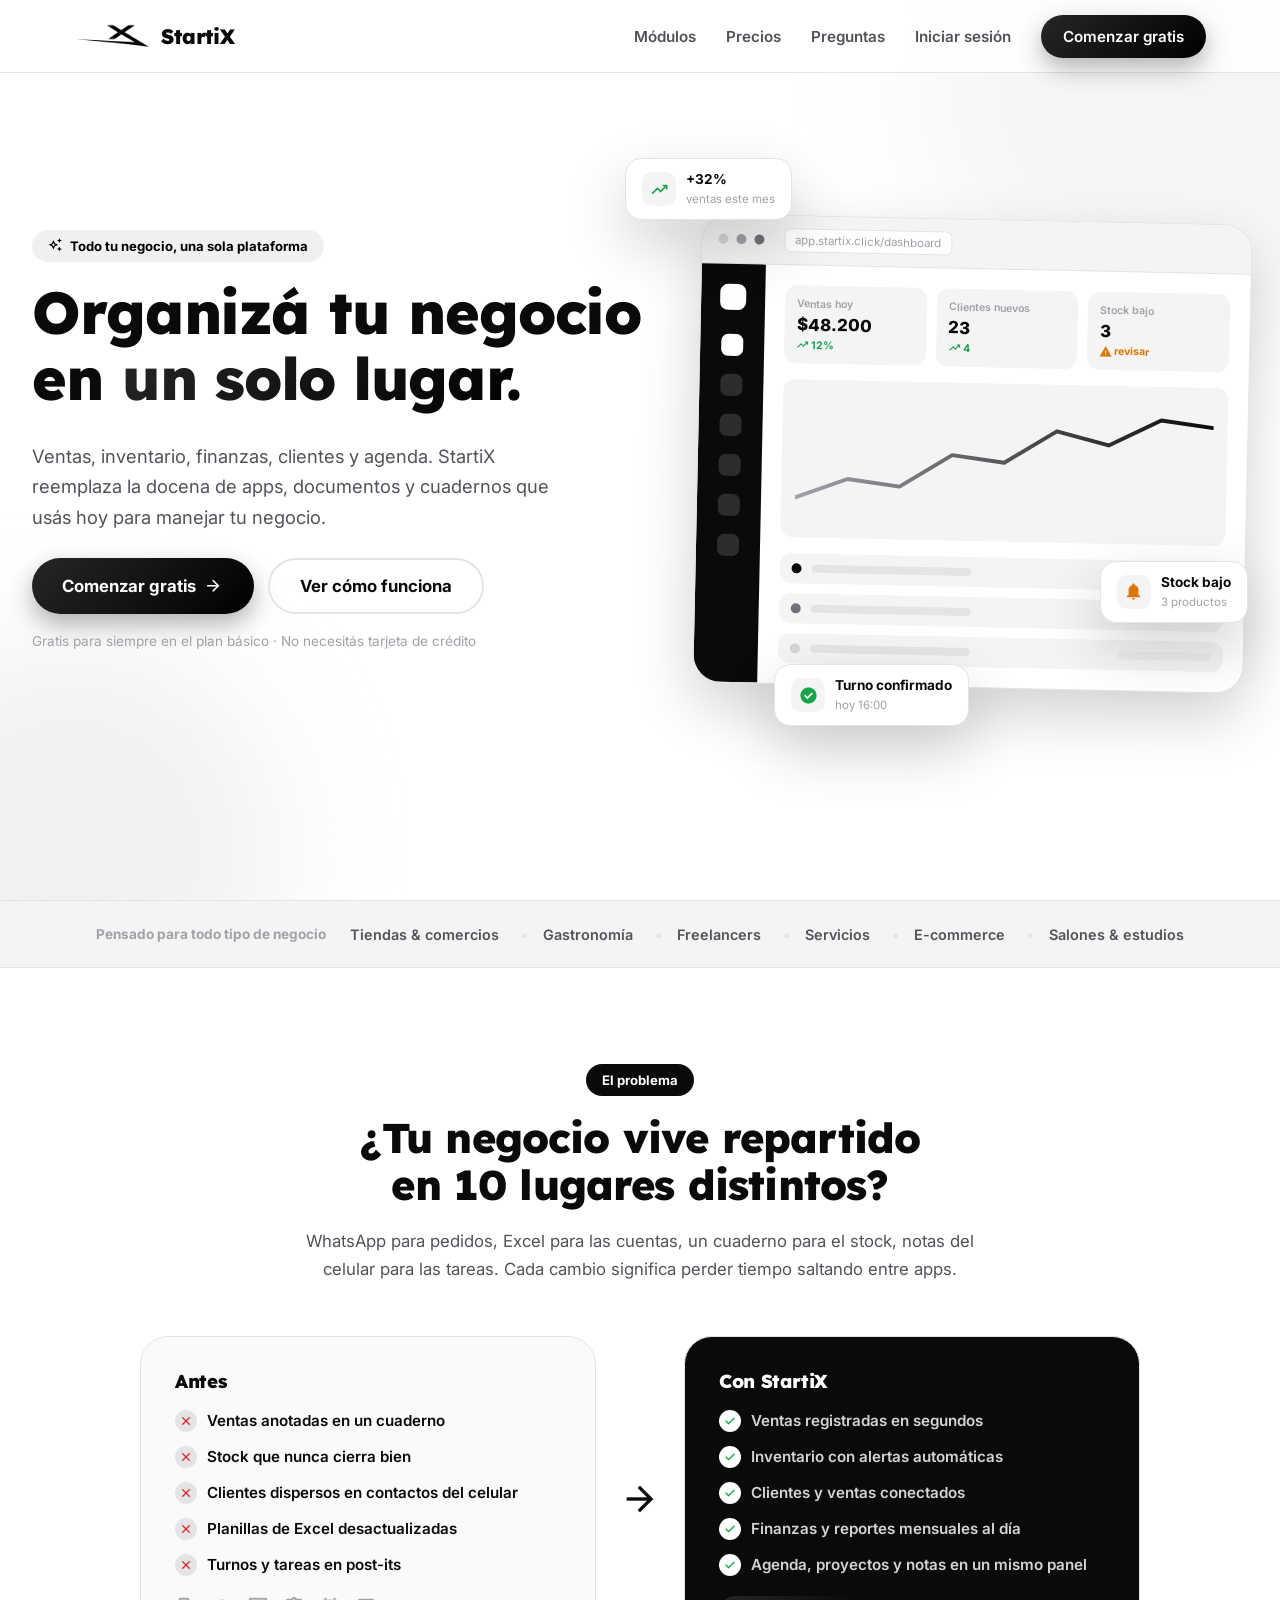
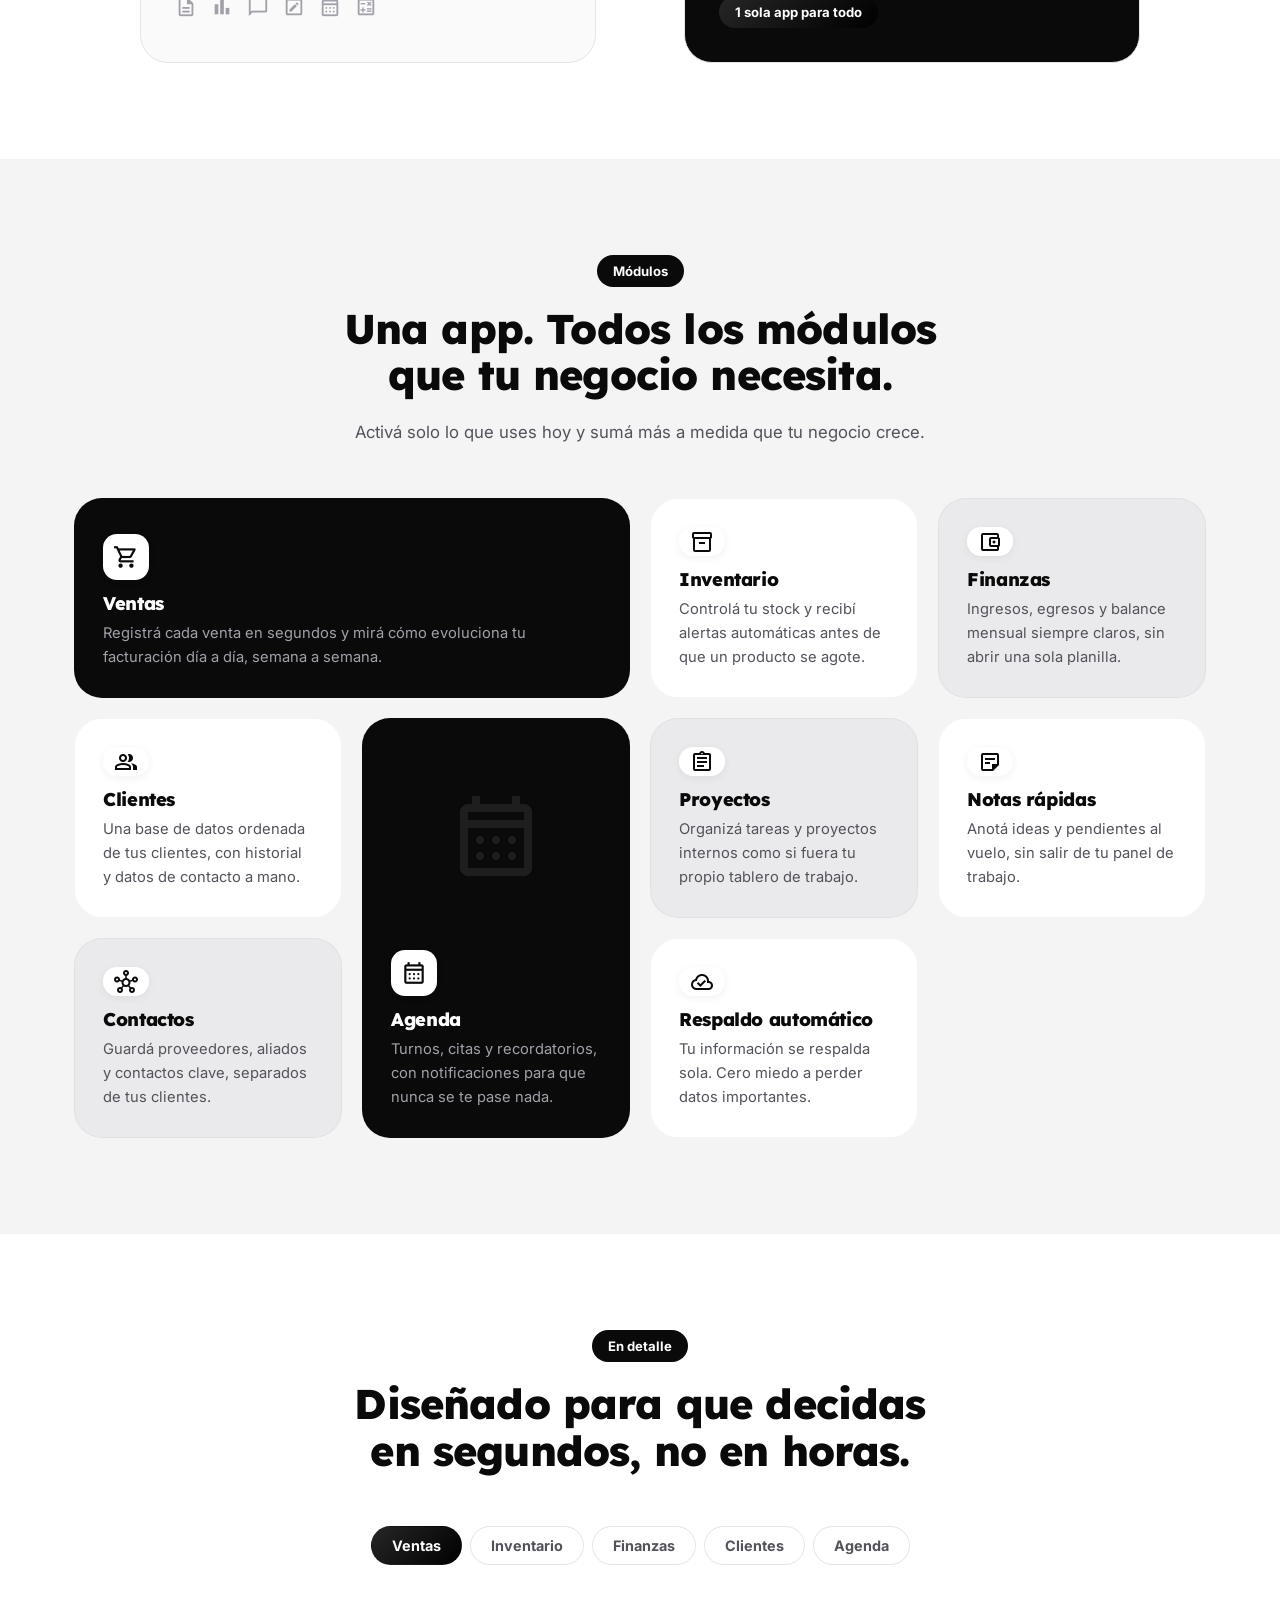
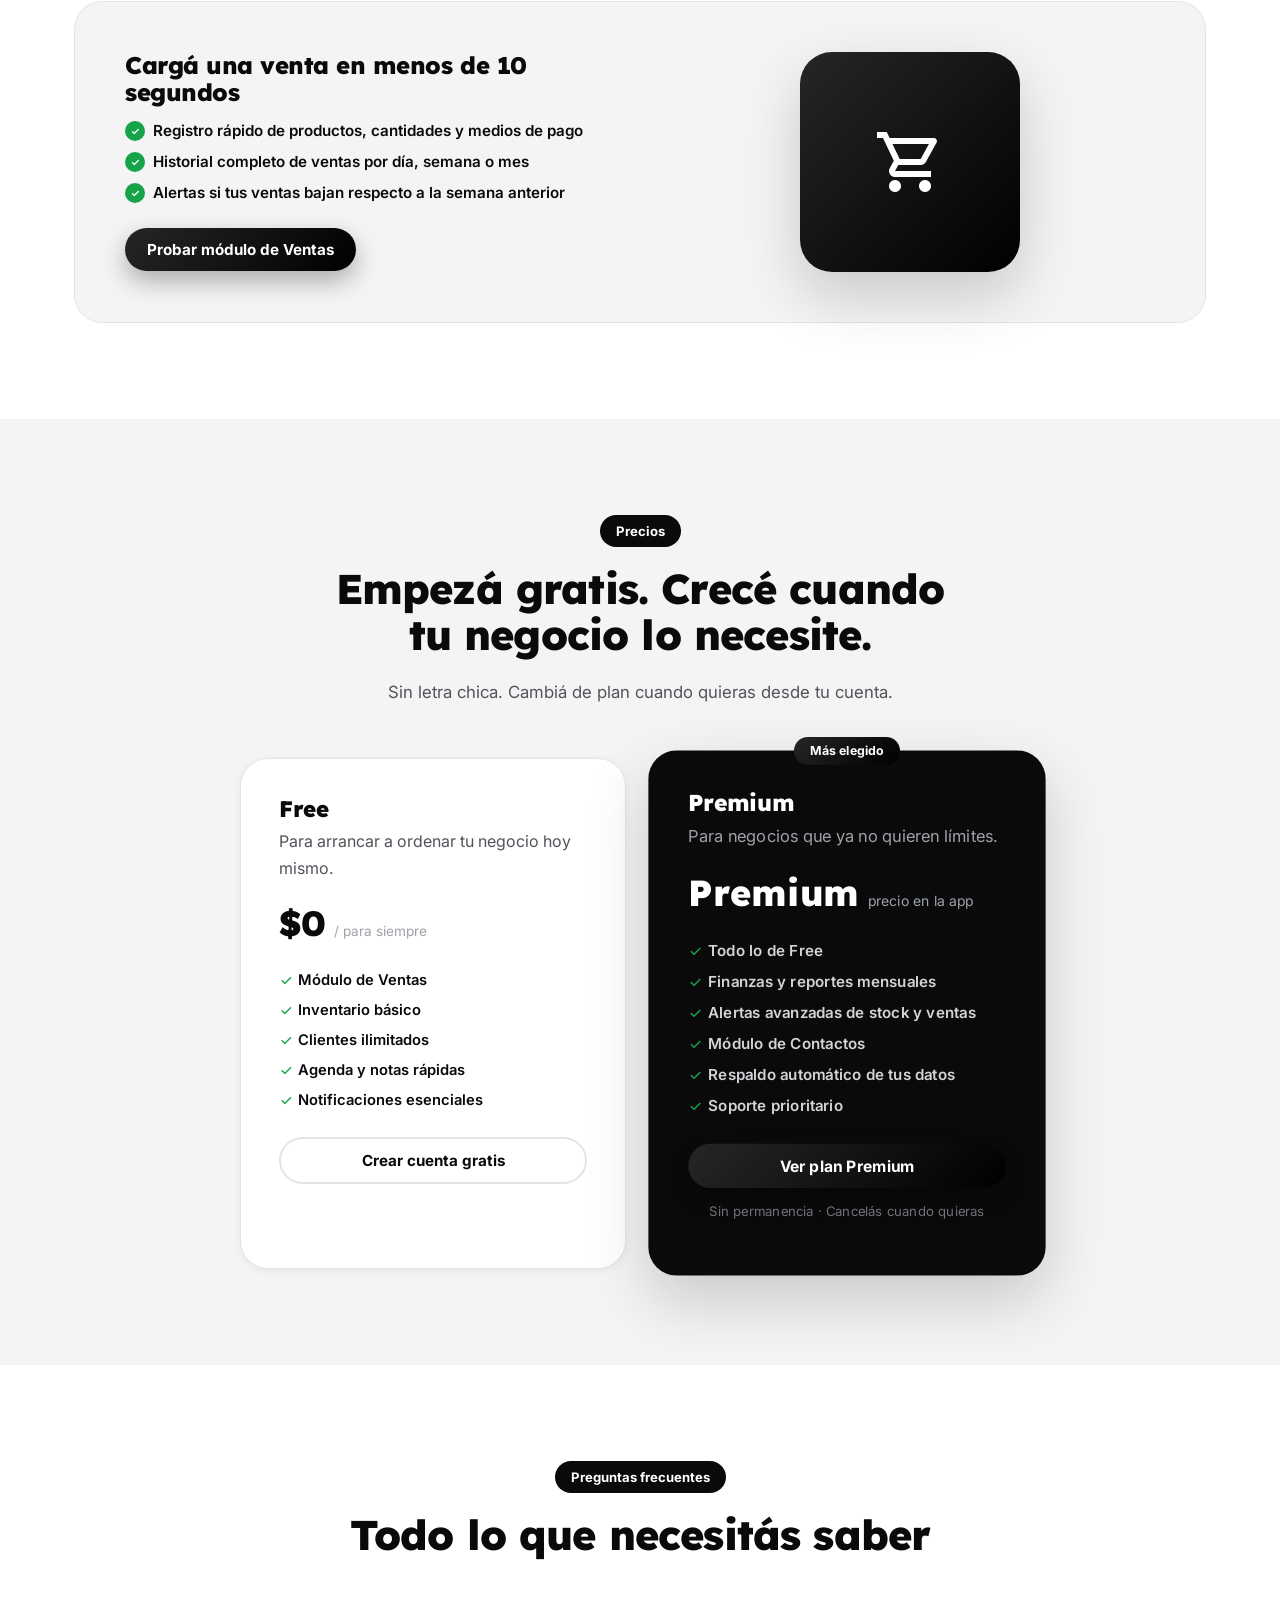
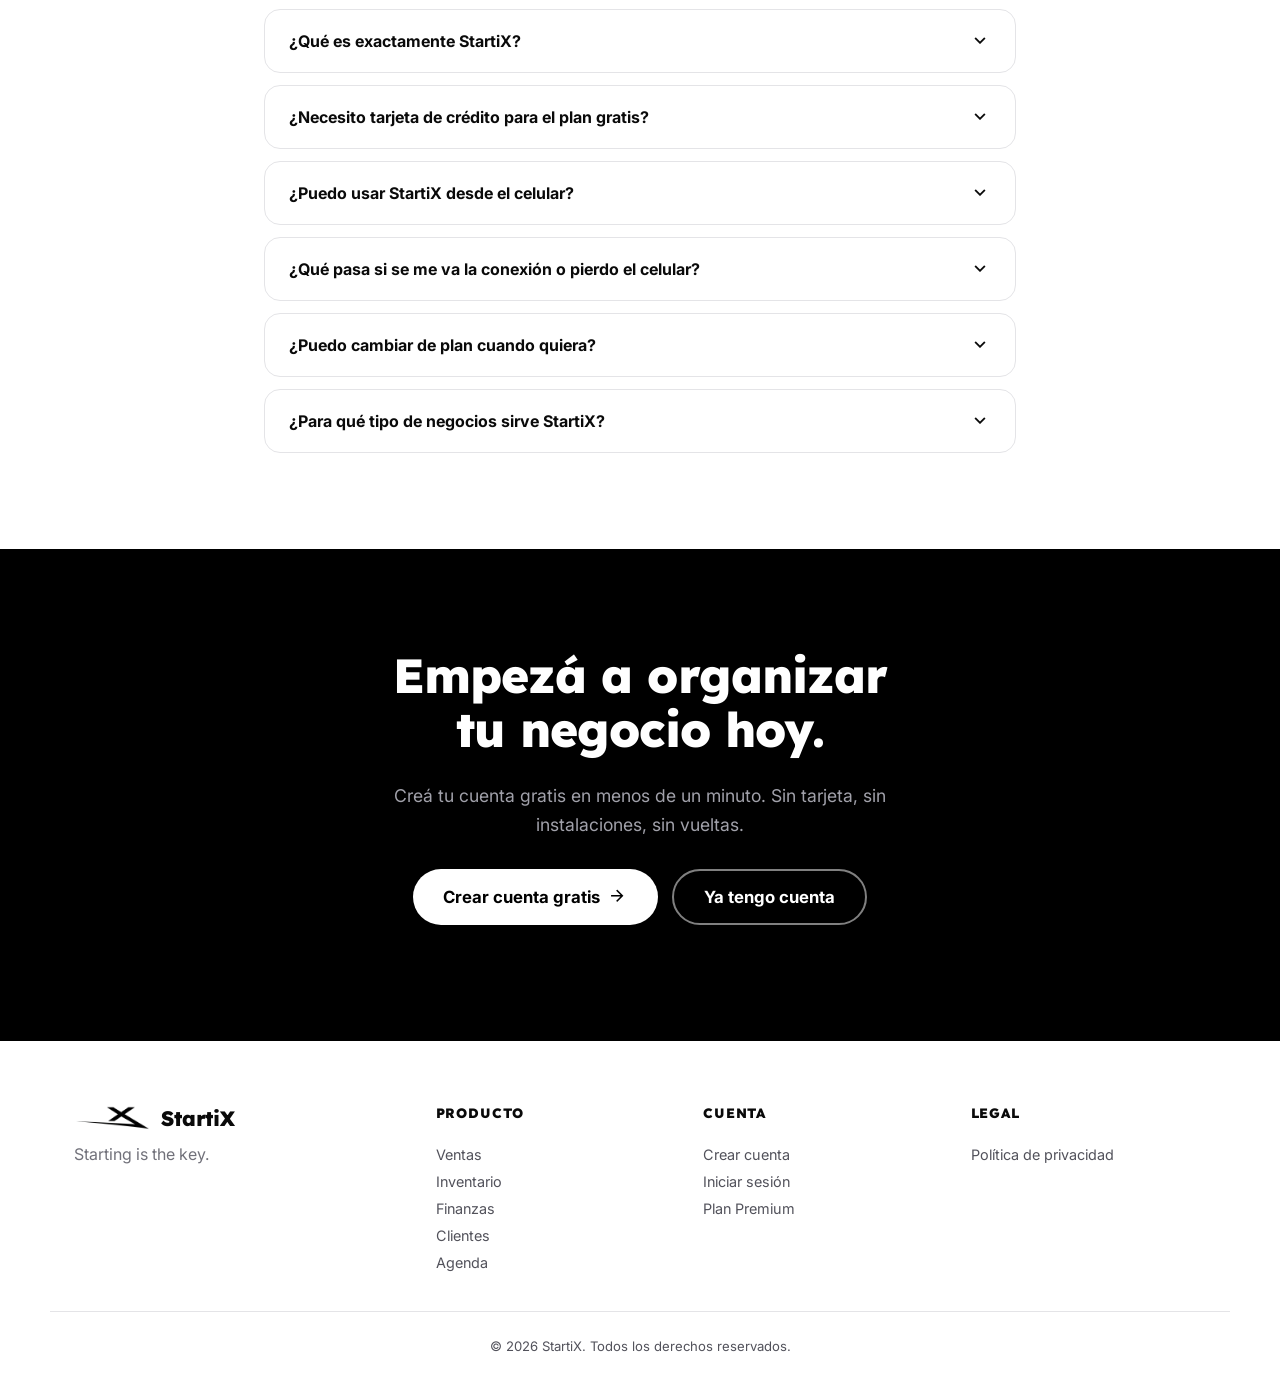
<file: index.html>
<!doctype html>
<html lang="es">
<head>
<meta charset="UTF-8" />
<meta name="viewport" content="width=device-width, initial-scale=1.0" />
<title>StartiX — Software de gestión para tu negocio, todo en un lugar</title>
<meta name="description" content="StartiX es el software de gestión todo-en-uno para pymes y emprendedores: ventas, inventario, finanzas, clientes y agenda en una sola app. Empezá gratis, sin tarjeta." />
<link rel="canonical" href="https://www.startix.click/">
<meta name="theme-color" content="#000000">

<!-- Open Graph -->
<meta property="og:type" content="website">
<meta property="og:site_name" content="StartiX">
<meta property="og:url" content="https://www.startix.click/">
<meta property="og:title" content="StartiX — Software de gestión para tu negocio, todo en un lugar">
<meta property="og:description" content="Ventas, inventario, finanzas, clientes y agenda en una sola app. Empezá gratis, sin tarjeta de crédito.">
<meta property="og:image" content="https://www.startix.click/assets/og-image.png">
<meta property="og:image:width" content="1200">
<meta property="og:image:height" content="630">
<meta property="og:locale" content="es_AR">

<!-- Twitter -->
<meta name="twitter:card" content="summary_large_image">
<meta name="twitter:title" content="StartiX — Software de gestión para tu negocio">
<meta name="twitter:description" content="Todo tu negocio en una sola app: ventas, inventario, finanzas, clientes y agenda. Empezá gratis.">
<meta name="twitter:image" content="https://www.startix.click/assets/og-image.png">

<link rel="icon" type="image/svg+xml" href="assets/favicon.svg">
<link rel="icon" type="image/x-icon" href="assets/favicon.ico">
<link rel="apple-touch-icon" href="assets/apple-touch-icon.png">
<link rel="manifest" href="manifest.json">
<link rel="preconnect" href="https://fonts.googleapis.com">
<link rel="preconnect" href="https://fonts.gstatic.com" crossorigin>
<link href="https://fonts.googleapis.com/css2?family=Inter:wght@400;600;700;800&family=Lexend:wght@600;700;800&display=swap" rel="stylesheet">
<link href="https://fonts.googleapis.com/css2?family=Material+Symbols+Outlined:opsz,wght,FILL,GRAD@20..48,100..700,0..1,-50..200&display=block" rel="stylesheet">
<link rel="stylesheet" href="css/style.css">
<script>document.documentElement.classList.add('js');</script>

<script type="application/ld+json">
{
  "@context": "https://schema.org",
  "@graph": [
    {
      "@type": "Organization",
      "@id": "https://www.startix.click/#organization",
      "name": "StartiX",
      "url": "https://www.startix.click/",
      "slogan": "Starting is the key.",
      "logo": {
        "@type": "ImageObject",
        "url": "https://www.startix.click/assets/startix-logo.png"
      }
    },
    {
      "@type": "WebSite",
      "@id": "https://www.startix.click/#website",
      "url": "https://www.startix.click/",
      "name": "StartiX",
      "inLanguage": "es",
      "publisher": { "@id": "https://www.startix.click/#organization" }
    },
    {
      "@type": "SoftwareApplication",
      "name": "StartiX",
      "operatingSystem": "Web",
      "applicationCategory": "BusinessApplication",
      "description": "Software de gestión todo-en-uno para pymes y emprendedores: ventas, inventario, finanzas, clientes y agenda en una sola app.",
      "url": "https://www.startix.click/",
      "offers": {
        "@type": "Offer",
        "price": "0",
        "priceCurrency": "USD",
        "description": "Plan Free para siempre, sin tarjeta de crédito."
      }
    },
    {
      "@type": "FAQPage",
      "mainEntity": [
        {
          "@type": "Question",
          "name": "¿Qué es exactamente StartiX?",
          "acceptedAnswer": { "@type": "Answer", "text": "StartiX es una plataforma todo-en-uno que reúne ventas, inventario, finanzas, clientes, agenda y más módulos para que puedas administrar tu negocio desde un solo lugar, sin depender de planillas o apps sueltas." }
        },
        {
          "@type": "Question",
          "name": "¿Necesito tarjeta de crédito para el plan gratis?",
          "acceptedAnswer": { "@type": "Answer", "text": "No. Podés crear tu cuenta y empezar a usar el plan Free sin cargar ningún medio de pago." }
        },
        {
          "@type": "Question",
          "name": "¿Puedo usar StartiX desde el celular?",
          "acceptedAnswer": { "@type": "Answer", "text": "Sí, StartiX funciona desde el navegador de cualquier dispositivo y también podés instalarlo como app en tu celular." }
        },
        {
          "@type": "Question",
          "name": "¿Qué pasa si se me va la conexión o pierdo el celular?",
          "acceptedAnswer": { "@type": "Answer", "text": "Tu información vive en la nube y se respalda automáticamente con el módulo de Backup, así que podés recuperarla desde cualquier dispositivo." }
        },
        {
          "@type": "Question",
          "name": "¿Puedo cambiar de plan cuando quiera?",
          "acceptedAnswer": { "@type": "Answer", "text": "Sí, podés pasar de Free a Premium (o viceversa) en cualquier momento desde tu cuenta." }
        },
        {
          "@type": "Question",
          "name": "¿Para qué tipo de negocios sirve StartiX?",
          "acceptedAnswer": { "@type": "Answer", "text": "Tiendas, gastronomía, freelancers, servicios, e-commerce, salones y estudios: cualquier negocio que necesite ordenar ventas, inventario, clientes y finanzas en un mismo lugar." }
        }
      ]
    }
  ]
}
</script>
</head>
<body>

<a class="skip-link" href="#main">Saltar al contenido</a>

<!-- HEADER -->
<header class="site-header" id="siteHeader">
  <div class="container header-inner">
    <a href="#top" class="brand">
      <img src="assets/startix-logo-trim.png" alt="StartiX" class="brand-logo">
      <span class="brand-name">StartiX</span>
    </a>
    <nav class="main-nav" id="mainNav" aria-label="Navegación principal">
      <a href="#modulos">Módulos</a>
      <a href="#precios">Precios</a>
      <a href="#faq">Preguntas</a>
      <a href="https://www.startix.click/login">Iniciar sesión</a>
      <a href="https://www.startix.click/signup" class="btn btn-primary">Comenzar gratis</a>
    </nav>
    <button class="nav-toggle" id="navToggle" aria-label="Abrir menú" aria-expanded="false" aria-controls="mainNav">
      <span></span><span></span><span></span>
    </button>
  </div>
</header>

<main id="main">

  <!-- HERO -->
  <section class="hero" id="top">
    <div class="hero-blob hero-blob--a" aria-hidden="true"></div>
    <div class="hero-blob hero-blob--b" aria-hidden="true"></div>
    <div class="container hero-inner">
      <div class="hero-copy reveal">
        <span class="eyebrow"><span class="msym inline-ico" aria-hidden="true">auto_awesome</span> Todo tu negocio, una sola plataforma</span>
        <h1>Organizá tu negocio<br> en <span class="text-gradient">un solo lugar.</span></h1>
        <p class="hero-sub">Ventas, inventario, finanzas, clientes y agenda. StartiX reemplaza la docena de apps, documentos y cuadernos que usás hoy para manejar tu negocio.</p>
        <div class="hero-cta">
          <a href="https://www.startix.click/signup" class="btn btn-primary btn-lg">Comenzar gratis <span class="msym inline-ico" aria-hidden="true">arrow_forward</span></a>
          <a href="#modulos" class="btn btn-outline btn-lg">Ver cómo funciona</a>
        </div>
        <p class="hero-trust">Gratis para siempre en el plan básico · No necesitás tarjeta de crédito</p>
      </div>

      <div class="hero-visual reveal" aria-hidden="true">
        <div class="mock-browser">
          <div class="mock-topbar">
            <span class="dot" style="--c:#D4D4D8"></span>
            <span class="dot" style="--c:#A1A1AA"></span>
            <span class="dot" style="--c:#71717A"></span>
            <span class="mock-url">app.startix.click/dashboard</span>
          </div>
          <div class="mock-body">
            <aside class="mock-sidebar">
              <span class="mock-side-logo"></span>
              <span class="mock-side-item active"></span>
              <span class="mock-side-item"></span>
              <span class="mock-side-item"></span>
              <span class="mock-side-item"></span>
              <span class="mock-side-item"></span>
              <span class="mock-side-item"></span>
            </aside>
            <div class="mock-content">
              <div class="mock-stats">
                <div class="mock-stat">
                  <span class="mock-stat-label">Ventas hoy</span>
                  <span class="mock-stat-value">$48.200</span>
                  <span class="mock-stat-trend up"><span class="msym" aria-hidden="true">trending_up</span> 12%</span>
                </div>
                <div class="mock-stat">
                  <span class="mock-stat-label">Clientes nuevos</span>
                  <span class="mock-stat-value">23</span>
                  <span class="mock-stat-trend up"><span class="msym" aria-hidden="true">trending_up</span> 4</span>
                </div>
                <div class="mock-stat">
                  <span class="mock-stat-label">Stock bajo</span>
                  <span class="mock-stat-value">3</span>
                  <span class="mock-stat-trend warn"><span class="msym msym-fill" aria-hidden="true">warning</span> revisar</span>
                </div>
              </div>
              <div class="mock-chart">
                <svg viewBox="0 0 320 100" preserveAspectRatio="none">
                  <polyline points="0,80 40,65 80,70 120,45 160,50 200,25 240,35 280,15 320,20" fill="none" stroke="url(#chartGrad)" stroke-width="3" stroke-linecap="round" stroke-linejoin="round"/>
                  <defs>
                    <linearGradient id="chartGrad" x1="0" y1="0" x2="1" y2="0">
                      <stop offset="0" stop-color="#A1A1AA"/>
                      <stop offset="1" stop-color="#0A0A0A"/>
                    </linearGradient>
                  </defs>
                </svg>
              </div>
              <div class="mock-rows">
                <div class="mock-row"><span class="mock-badge" style="--c:#0A0A0A"></span><span class="mock-line l1"></span><span class="mock-line l2"></span></div>
                <div class="mock-row"><span class="mock-badge" style="--c:#71717A"></span><span class="mock-line l1"></span><span class="mock-line l2"></span></div>
                <div class="mock-row"><span class="mock-badge" style="--c:#D4D4D8"></span><span class="mock-line l1"></span><span class="mock-line l2"></span></div>
              </div>
            </div>
          </div>
        </div>

        <div class="float-card float-card--a">
          <span class="float-icon ico-success"><span class="msym" aria-hidden="true">trending_up</span></span>
          <div><strong>+32%</strong><small>ventas este mes</small></div>
        </div>
        <div class="float-card float-card--b">
          <span class="float-icon ico-warn"><span class="msym msym-fill" aria-hidden="true">notifications</span></span>
          <div><strong>Stock bajo</strong><small>3 productos</small></div>
        </div>
        <div class="float-card float-card--c">
          <span class="float-icon ico-success"><span class="msym msym-fill" aria-hidden="true">check_circle</span></span>
          <div><strong>Turno confirmado</strong><small>hoy 16:00</small></div>
        </div>
      </div>
    </div>
  </section>

  <!-- LOGO / AUDIENCE STRIP -->
  <section class="strip">
    <div class="container strip-inner">
      <p class="strip-label">Pensado para todo tipo de negocio</p>
      <ul class="strip-list">
        <li>Tiendas &amp; comercios</li>
        <li>Gastronomía</li>
        <li>Freelancers</li>
        <li>Servicios</li>
        <li>E-commerce</li>
        <li>Salones &amp; estudios</li>
      </ul>
    </div>
  </section>

  <!-- PROBLEM / SOLUTION -->
  <section class="section" id="producto">
    <div class="container">
      <div class="section-head reveal">
        <span class="eyebrow eyebrow--dark">El problema</span>
        <h2>¿Tu negocio vive repartido<br> en 10 lugares distintos?</h2>
        <p class="section-sub">WhatsApp para pedidos, Excel para las cuentas, un cuaderno para el stock, notas del celular para las tareas. Cada cambio significa perder tiempo saltando entre apps.</p>
      </div>

      <div class="compare reveal">
        <div class="compare-card compare-card--before">
          <h3>Antes</h3>
          <ul class="compare-list">
            <li><span class="x-ico msym msym-fill" aria-hidden="true">close</span> Ventas anotadas en un cuaderno</li>
            <li><span class="x-ico msym msym-fill" aria-hidden="true">close</span> Stock que nunca cierra bien</li>
            <li><span class="x-ico msym msym-fill" aria-hidden="true">close</span> Clientes dispersos en contactos del celular</li>
            <li><span class="x-ico msym msym-fill" aria-hidden="true">close</span> Planillas de Excel desactualizadas</li>
            <li><span class="x-ico msym msym-fill" aria-hidden="true">close</span> Turnos y tareas en post-its</li>
          </ul>
          <div class="chaos-icons" aria-hidden="true">
            <span class="msym">description</span><span class="msym">bar_chart</span><span class="msym">chat_bubble</span><span class="msym">note_alt</span><span class="msym">calendar_month</span><span class="msym">calculate</span>
          </div>
        </div>

        <div class="compare-arrow" aria-hidden="true">
          <span class="msym" style="font-size:40px">arrow_forward</span>
        </div>

        <div class="compare-card compare-card--after">
          <h3>Con StartiX</h3>
          <ul class="compare-list">
            <li><span class="check-ico msym msym-fill" aria-hidden="true">check</span> Ventas registradas en segundos</li>
            <li><span class="check-ico msym msym-fill" aria-hidden="true">check</span> Inventario con alertas automáticas</li>
            <li><span class="check-ico msym msym-fill" aria-hidden="true">check</span> Clientes y ventas conectados</li>
            <li><span class="check-ico msym msym-fill" aria-hidden="true">check</span> Finanzas y reportes mensuales al día</li>
            <li><span class="check-ico msym msym-fill" aria-hidden="true">check</span> Agenda, proyectos y notas en un mismo panel</li>
          </ul>
          <div class="badge-one">1 sola app para todo</div>
        </div>
      </div>
    </div>
  </section>

  <!-- FEATURES BENTO -->
  <section class="section section--soft" id="modulos">
    <div class="container">
      <div class="section-head reveal">
        <span class="eyebrow eyebrow--dark">Módulos</span>
        <h2>Una app. Todos los módulos<br> que tu negocio necesita.</h2>
        <p class="section-sub">Activá solo lo que uses hoy y sumá más a medida que tu negocio crece.</p>
      </div>

      <div class="bento reveal">
        <article class="bento-card bento-card--lg bento-card--dark">
          <span class="bento-icon"><span class="msym" style="font-size:26px" aria-hidden="true">shopping_cart</span></span>
          <h3>Ventas</h3>
          <p>Registrá cada venta en segundos y mirá cómo evoluciona tu facturación día a día, semana a semana.</p>
        </article>

        <article class="bento-card" style="--tint:#FFFFFF">
          <span class="bento-icon"><span class="msym" aria-hidden="true">inventory_2</span></span>
          <h3>Inventario</h3>
          <p>Controlá tu stock y recibí alertas automáticas antes de que un producto se agote.</p>
        </article>

        <article class="bento-card" style="--tint:#EAEAEC">
          <span class="bento-icon"><span class="msym" aria-hidden="true">account_balance_wallet</span></span>
          <h3>Finanzas</h3>
          <p>Ingresos, egresos y balance mensual siempre claros, sin abrir una sola planilla.</p>
        </article>

        <article class="bento-card" style="--tint:#FFFFFF">
          <span class="bento-icon"><span class="msym" aria-hidden="true">group</span></span>
          <h3>Clientes</h3>
          <p>Una base de datos ordenada de tus clientes, con historial y datos de contacto a mano.</p>
        </article>

        <article class="bento-card bento-card--tall bento-card--dark">
          <div class="bento-deco" aria-hidden="true"><span class="msym">calendar_month</span></div>
          <span class="bento-icon"><span class="msym" style="font-size:26px" aria-hidden="true">calendar_month</span></span>
          <h3>Agenda</h3>
          <p>Turnos, citas y recordatorios, con notificaciones para que nunca se te pase nada.</p>
        </article>

        <article class="bento-card" style="--tint:#EAEAEC">
          <span class="bento-icon"><span class="msym" aria-hidden="true">assignment</span></span>
          <h3>Proyectos</h3>
          <p>Organizá tareas y proyectos internos como si fuera tu propio tablero de trabajo.</p>
        </article>

        <article class="bento-card" style="--tint:#FFFFFF">
          <span class="bento-icon"><span class="msym" aria-hidden="true">sticky_note_2</span></span>
          <h3>Notas rápidas</h3>
          <p>Anotá ideas y pendientes al vuelo, sin salir de tu panel de trabajo.</p>
        </article>

        <article class="bento-card" style="--tint:#EAEAEC">
          <span class="bento-icon"><span class="msym" aria-hidden="true">hub</span></span>
          <h3>Contactos</h3>
          <p>Guardá proveedores, aliados y contactos clave, separados de tus clientes.</p>
        </article>

        <article class="bento-card" style="--tint:#FFFFFF">
          <span class="bento-icon"><span class="msym" aria-hidden="true">cloud_done</span></span>
          <h3>Respaldo automático</h3>
          <p>Tu información se respalda sola. Cero miedo a perder datos importantes.</p>
        </article>
      </div>
    </div>
  </section>

  <!-- INTERACTIVE TABS -->
  <section class="section">
    <div class="container">
      <div class="section-head reveal">
        <span class="eyebrow eyebrow--dark">En detalle</span>
        <h2>Diseñado para que decidas<br> en segundos, no en horas.</h2>
      </div>

      <div class="tabs reveal" id="tabs">
        <div class="tabs-nav" role="tablist" aria-label="Módulos de StartiX">
          <button class="tab-btn active" role="tab" aria-selected="true" data-tab="ventas">Ventas</button>
          <button class="tab-btn" role="tab" aria-selected="false" data-tab="inventario">Inventario</button>
          <button class="tab-btn" role="tab" aria-selected="false" data-tab="finanzas">Finanzas</button>
          <button class="tab-btn" role="tab" aria-selected="false" data-tab="clientes">Clientes</button>
          <button class="tab-btn" role="tab" aria-selected="false" data-tab="agenda">Agenda</button>
        </div>

        <div class="tabs-panel">
          <div class="tab-content active" data-tab-content="ventas">
            <div class="tab-text">
              <h3>Cargá una venta en menos de 10 segundos</h3>
              <ul class="tab-checklist">
                <li>Registro rápido de productos, cantidades y medios de pago</li>
                <li>Historial completo de ventas por día, semana o mes</li>
                <li>Alertas si tus ventas bajan respecto a la semana anterior</li>
              </ul>
              <a href="https://www.startix.click/signup" class="btn btn-primary">Probar módulo de Ventas</a>
            </div>
            <div class="tab-visual"><div class="tab-mock"><span class="msym" aria-hidden="true">shopping_cart</span></div></div>
          </div>

          <div class="tab-content" data-tab-content="inventario">
            <div class="tab-text">
              <h3>Nunca más te quedes sin stock sin avisar</h3>
              <ul class="tab-checklist">
                <li>Control de productos, variantes y cantidades</li>
                <li>Notificaciones automáticas de stock bajo o agotado</li>
                <li>Historial de movimientos de inventario</li>
              </ul>
              <a href="https://www.startix.click/signup" class="btn btn-primary">Probar módulo de Inventario</a>
            </div>
            <div class="tab-visual"><div class="tab-mock"><span class="msym" aria-hidden="true">inventory_2</span></div></div>
          </div>

          <div class="tab-content" data-tab-content="finanzas">
            <div class="tab-text">
              <h3>Tus números claros, todos los meses</h3>
              <ul class="tab-checklist">
                <li>Ingresos, egresos y balance en tiempo real</li>
                <li>Reportes mensuales listos para revisar de un vistazo</li>
                <li>Sin planillas, sin fórmulas rotas</li>
              </ul>
              <a href="https://www.startix.click/signup" class="btn btn-primary">Probar módulo de Finanzas</a>
            </div>
            <div class="tab-visual"><div class="tab-mock"><span class="msym" aria-hidden="true">account_balance_wallet</span></div></div>
          </div>

          <div class="tab-content" data-tab-content="clientes">
            <div class="tab-text">
              <h3>Conocé a tus clientes de verdad</h3>
              <ul class="tab-checklist">
                <li>Ficha de cliente con historial de compras</li>
                <li>Datos de contacto centralizados y accesibles</li>
                <li>Identificá tus clientes más frecuentes</li>
              </ul>
              <a href="https://www.startix.click/signup" class="btn btn-primary">Probar módulo de Clientes</a>
            </div>
            <div class="tab-visual"><div class="tab-mock"><span class="msym" aria-hidden="true">group</span></div></div>
          </div>

          <div class="tab-content" data-tab-content="agenda">
            <div class="tab-text">
              <h3>Turnos y tareas, sin choques ni olvidos</h3>
              <ul class="tab-checklist">
                <li>Agenda visual de turnos y citas</li>
                <li>Recordatorios automáticos para vos y tus clientes</li>
                <li>Vista combinada con proyectos y tareas pendientes</li>
              </ul>
              <a href="https://www.startix.click/signup" class="btn btn-primary">Probar módulo de Agenda</a>
            </div>
            <div class="tab-visual"><div class="tab-mock"><span class="msym" aria-hidden="true">calendar_month</span></div></div>
          </div>
        </div>
      </div>
    </div>
  </section>

  <!-- PRICING -->
  <section class="section section--soft" id="precios">
    <div class="container">
      <div class="section-head reveal">
        <span class="eyebrow eyebrow--dark">Precios</span>
        <h2>Empezá gratis. Crecé cuando<br> tu negocio lo necesite.</h2>
        <p class="section-sub">Sin letra chica. Cambiá de plan cuando quieras desde tu cuenta.</p>
      </div>

      <div class="pricing-grid reveal">
        <div class="price-card">
          <div class="price-head">
            <h3>Free</h3>
            <p>Para arrancar a ordenar tu negocio hoy mismo.</p>
          </div>
          <div class="price-amount"><span class="amount">$0</span><span class="period">/ para siempre</span></div>
          <ul class="price-features">
            <li><span class="msym msym-fill ico-success" aria-hidden="true">check</span> Módulo de Ventas</li>
            <li><span class="msym msym-fill ico-success" aria-hidden="true">check</span> Inventario básico</li>
            <li><span class="msym msym-fill ico-success" aria-hidden="true">check</span> Clientes ilimitados</li>
            <li><span class="msym msym-fill ico-success" aria-hidden="true">check</span> Agenda y notas rápidas</li>
            <li><span class="msym msym-fill ico-success" aria-hidden="true">check</span> Notificaciones esenciales</li>
          </ul>
          <a href="https://www.startix.click/signup" class="btn btn-outline btn-block">Crear cuenta gratis</a>
        </div>

        <div class="price-card price-card--featured">
          <span class="price-badge">Más elegido</span>
          <div class="price-head">
            <h3>Premium</h3>
            <p>Para negocios que ya no quieren límites.</p>
          </div>
          <div class="price-amount"><span class="amount">Premium</span><span class="period">precio en la app</span></div>
          <ul class="price-features">
            <li><span class="msym msym-fill ico-success" aria-hidden="true">check</span> Todo lo de Free</li>
            <li><span class="msym msym-fill ico-success" aria-hidden="true">check</span> Finanzas y reportes mensuales</li>
            <li><span class="msym msym-fill ico-success" aria-hidden="true">check</span> Alertas avanzadas de stock y ventas</li>
            <li><span class="msym msym-fill ico-success" aria-hidden="true">check</span> Módulo de Contactos</li>
            <li><span class="msym msym-fill ico-success" aria-hidden="true">check</span> Respaldo automático de tus datos</li>
            <li><span class="msym msym-fill ico-success" aria-hidden="true">check</span> Soporte prioritario</li>
          </ul>
          <a href="https://www.startix.click/premium" class="btn btn-primary btn-block">Ver plan Premium</a>
          <p style="text-align:center;font-size:.8rem;color:#71717A;margin-top:12px">Sin permanencia · Cancelás cuando quieras</p>
        </div>
      </div>
    </div>
  </section>

  <!-- FAQ -->
  <section class="section" id="faq">
    <div class="container faq-wrap">
      <div class="section-head reveal">
        <span class="eyebrow eyebrow--dark">Preguntas frecuentes</span>
        <h2>Todo lo que necesitás saber</h2>
      </div>

      <div class="faq-list reveal">
        <div class="faq-item">
          <button class="faq-q" aria-expanded="false">¿Qué es exactamente StartiX?<span class="msym faq-chevron" aria-hidden="true">expand_more</span></button>
          <div class="faq-a"><p>StartiX es una plataforma todo-en-uno que reúne ventas, inventario, finanzas, clientes, agenda y más módulos para que puedas administrar tu negocio desde un solo lugar, sin depender de planillas o apps sueltas.</p></div>
        </div>
        <div class="faq-item">
          <button class="faq-q" aria-expanded="false">¿Necesito tarjeta de crédito para el plan gratis?<span class="msym faq-chevron" aria-hidden="true">expand_more</span></button>
          <div class="faq-a"><p>No. Podés crear tu cuenta y empezar a usar el plan Free sin cargar ningún medio de pago.</p></div>
        </div>
        <div class="faq-item">
          <button class="faq-q" aria-expanded="false">¿Puedo usar StartiX desde el celular?<span class="msym faq-chevron" aria-hidden="true">expand_more</span></button>
          <div class="faq-a"><p>Sí, StartiX funciona desde el navegador de cualquier dispositivo y también podés instalarlo como app en tu celular.</p></div>
        </div>
        <div class="faq-item">
          <button class="faq-q" aria-expanded="false">¿Qué pasa si se me va la conexión o pierdo el celular?<span class="msym faq-chevron" aria-hidden="true">expand_more</span></button>
          <div class="faq-a"><p>Tu información vive en la nube y se respalda automáticamente con el módulo de Backup, así que podés recuperarla desde cualquier dispositivo.</p></div>
        </div>
        <div class="faq-item">
          <button class="faq-q" aria-expanded="false">¿Puedo cambiar de plan cuando quiera?<span class="msym faq-chevron" aria-hidden="true">expand_more</span></button>
          <div class="faq-a"><p>Sí, podés pasar de Free a Premium (o viceversa) en cualquier momento desde tu cuenta.</p></div>
        </div>
        <div class="faq-item">
          <button class="faq-q" aria-expanded="false">¿Para qué tipo de negocios sirve StartiX?<span class="msym faq-chevron" aria-hidden="true">expand_more</span></button>
          <div class="faq-a"><p>Tiendas, gastronomía, freelancers, servicios, e-commerce, salones y estudios: cualquier negocio que necesite ordenar ventas, inventario, clientes y finanzas en un mismo lugar.</p></div>
        </div>
      </div>
    </div>
  </section>

  <!-- FINAL CTA -->
  <section class="final-cta">
    <div class="container final-cta-inner reveal">
      <h2>Empezá a organizar<br> tu negocio hoy.</h2>
      <p>Creá tu cuenta gratis en menos de un minuto. Sin tarjeta, sin instalaciones, sin vueltas.</p>
      <div class="hero-cta">
        <a href="https://www.startix.click/signup" class="btn btn-white btn-lg">Crear cuenta gratis <span class="msym inline-ico" aria-hidden="true">arrow_forward</span></a>
        <a href="https://www.startix.click/login" class="btn btn-outline-white btn-lg">Ya tengo cuenta</a>
      </div>
    </div>
  </section>

</main>

<!-- FOOTER -->
<footer class="site-footer">
  <div class="container footer-grid">
    <div class="footer-brand">
      <a href="#top" class="brand brand--footer">
        <img src="assets/startix-logo-trim.png" alt="" class="brand-logo">
        <span class="brand-name">StartiX</span>
      </a>
      <p>Starting is the key.</p>
    </div>

    <div class="footer-col">
      <h4>Producto</h4>
      <a href="#modulos">Ventas</a>
      <a href="#modulos">Inventario</a>
      <a href="#modulos">Finanzas</a>
      <a href="#modulos">Clientes</a>
      <a href="#modulos">Agenda</a>
    </div>

    <div class="footer-col">
      <h4>Cuenta</h4>
      <a href="https://www.startix.click/signup">Crear cuenta</a>
      <a href="https://www.startix.click/login">Iniciar sesión</a>
      <a href="https://www.startix.click/premium">Plan Premium</a>
    </div>

    <div class="footer-col">
      <h4>Legal</h4>
      <a href="https://www.startix.click/politica-privacidad">Política de privacidad</a>
    </div>
  </div>
  <div class="container footer-bottom">
    <p>© <span id="year"></span> StartiX. Todos los derechos reservados.</p>
  </div>
</footer>

<button class="back-to-top" id="backToTop" aria-label="Volver arriba"><span class="msym" aria-hidden="true">arrow_upward</span></button>

<script src="js/main.js"></script>
</body>
</html>
</file>
<file: css/style.css>
/* ============ TOKENS ============ */
:root{
  --ink:#0A0A0A;
  --ink-soft:#52525B;
  --ink-faint:#A1A1AA;
  --bg:#FFFFFF;
  --bg-soft:#F4F4F5;
  --line:#E4E4E7;

  --brand:#0A0A0A;
  --brand-dark:#000000;
  --brand-light:#F0F0F0;
  --accent:#0A0A0A;
  --accent-light:#EDEDED;
  --success:#18181B;
  --warn:#71717A;
  --surface-dark:#0A0A0A;

  --grad-brand: linear-gradient(135deg, #262626 0%, #000000 100%);
  --grad-soft: linear-gradient(135deg, #F4F4F5 0%, #E4E4E7 100%);

  --radius-sm:12px;
  --radius:20px;
  --radius-lg:28px;
  --shadow-sm: 0 2px 8px rgba(0,0,0,.06);
  --shadow: 0 8px 30px rgba(0,0,0,.10);
  --shadow-lg: 0 24px 60px rgba(0,0,0,.18);

  --container: 1180px;
}

*,*::before,*::after{box-sizing:border-box}
html{scroll-behavior:smooth; overflow-x:clip}
body{
  margin:0;
  font-family:"Inter",system-ui,-apple-system,Segoe UI,Roboto,sans-serif;
  color:var(--ink);
  background:var(--bg);
  -webkit-font-smoothing:antialiased;
  overflow-x:clip;
}
h1,h2,h3,h4{
  font-family:"Lexend","Inter",sans-serif;
  line-height:1.12;
  margin:0 0 .5em;
  letter-spacing:-.02em;
  font-weight:800;
}
p{margin:0 0 1em; color:var(--ink-soft); line-height:1.65}
a{color:inherit; text-decoration:none}
ul{list-style:none; margin:0; padding:0}
img,svg{display:block; max-width:100%}
button{font:inherit; cursor:pointer; background:none; border:none; color:inherit}

.container{max-width:var(--container); margin:0 auto; padding:0 24px}

/* ============ ICONS (Material Symbols) ============ */
.msym{
  font-family:"Material Symbols Outlined";
  font-weight:normal; font-style:normal;
  display:inline-block; line-height:1; letter-spacing:normal; text-transform:none;
  white-space:nowrap; word-wrap:normal; direction:ltr;
  -webkit-font-smoothing:antialiased;
  font-variation-settings:"FILL" 0,"wght" 400,"GRAD" 0,"opsz" 24;
  vertical-align:middle;
}
.msym-fill{font-variation-settings:"FILL" 1,"wght" 500,"GRAD" 0,"opsz" 24}
.inline-ico{font-size:1.1em; vertical-align:-.2em; margin-right:2px}

.skip-link{position:absolute; left:-999px; top:0; background:#fff; padding:10px 16px; z-index:999}
.skip-link:focus{left:12px; top:12px}

/* ============ REVEAL ANIMATION ============ */
/* El JS agrega .in-view al entrar en pantalla. Failsafe: aunque el JS no cargue
   o falle, la animación revealFailsafe muestra el contenido igual a los 2.4s, así
   que NUNCA queda una pantalla en blanco. */
html.js .reveal{
  opacity:0; transform:translateY(24px);
  transition:opacity .7s ease, transform .7s ease;
  animation:revealFailsafe .01s linear 2.4s forwards;
}
.reveal.in-view{opacity:1; transform:translateY(0)}
@keyframes revealFailsafe{to{opacity:1; transform:none}}

@media (prefers-reduced-motion: reduce){
  html.js .reveal{opacity:1; transform:none; transition:none; animation:none}
}

/* ============ BUTTONS ============ */
.btn{
  display:inline-flex; align-items:center; justify-content:center; gap:8px;
  padding:12px 22px; border-radius:999px; font-weight:700; font-size:.95rem;
  transition:transform .18s ease, box-shadow .18s ease, background .18s ease, color .18s ease, border-color .18s ease;
  white-space:nowrap;
}
.btn-lg{padding:16px 30px; font-size:1.05rem}
.btn-block{width:100%}
.btn-primary{background:var(--grad-brand); color:#fff; box-shadow:0 10px 24px rgba(0,0,0,.30)}
.btn-primary:hover{transform:translateY(-2px); box-shadow:0 14px 30px rgba(0,0,0,.40)}
.btn-ghost{color:var(--ink); padding:12px 18px}
.btn-ghost:hover{color:var(--brand)}
.btn-outline{border:2px solid var(--line); color:var(--ink)}
.btn-outline:hover{border-color:var(--brand); color:var(--brand); transform:translateY(-2px)}
.btn-white{background:#fff; color:var(--brand-dark); box-shadow:0 10px 24px rgba(0,0,0,.15)}
.btn-white:hover{transform:translateY(-2px)}
.btn-outline-white{border:2px solid rgba(255,255,255,.5); color:#fff}
.btn-outline-white:hover{border-color:#fff; transform:translateY(-2px)}

/* ============ ANNOUNCEMENT ============ */
.announce{
  background:var(--surface-dark); color:#fff; text-align:center;
  font-size:.85rem; padding:10px 16px;
}
.announce p{margin:0; color:#D4D4D8}
.announce strong{color:#fff}
.announce a{color:#fff; text-decoration:underline; font-weight:700; margin-left:6px}
.announce a:hover{text-decoration:underline}

/* ============ HEADER ============ */
.site-header{
  position:fixed; top:0; left:0; right:0; z-index:100;
  background:rgba(255,255,255,.8);
  backdrop-filter:blur(14px);
  border-bottom:1px solid var(--line);
  transition:transform .3s ease, opacity .3s ease;
}
/* Ocultar el header hasta que se scrollee (solo con JS activo, para no bloquear la navegación si JS falla) */
.js .site-header{ transform:translateY(-100%); opacity:0; pointer-events:none; }
.js .site-header.header-shown{ transform:none; opacity:1; pointer-events:auto; }
.header-inner{
  display:flex; align-items:center; justify-content:space-between;
  height:72px;
}
.brand{display:flex; align-items:center; gap:10px}
.brand-logo{height:26px; width:auto; display:block}
.brand-name{font-family:"Lexend",sans-serif; font-weight:800; font-size:1.3rem; color:var(--ink); letter-spacing:-.01em}
.main-nav{display:flex; align-items:center; gap:30px}
.main-nav a{font-weight:600; font-size:.95rem; color:var(--ink-soft); transition:color .15s}
.main-nav a:hover{color:var(--brand)}
.main-nav a.btn-primary{color:#fff}
.main-nav a.btn-primary:hover{color:#fff}
.header-actions{display:flex; align-items:center; gap:10px}

.nav-toggle{display:none; flex-direction:column; gap:5px; width:34px; height:34px; align-items:center; justify-content:center}
.nav-toggle span{display:block; width:22px; height:2px; background:var(--ink); border-radius:2px; transition:transform .25s, opacity .25s}

/* Compensar la barra fija al saltar a una sección con los anchors del nav */
section[id]{scroll-margin-top:88px}

/* ============ HERO ============ */
.hero{
  position:relative;
  padding:56px 0 48px;
  min-height:100svh;
  display:flex;
  flex-direction:column;
  justify-content:center;
  overflow:hidden;
}
/* El hero usa más ancho de pantalla que el resto de las secciones para dejar menos margen en blanco */
.hero > .container{max-width:1440px}
.hero-blob{position:absolute; border-radius:50%; filter:blur(60px); opacity:.5; z-index:0}
.hero-blob--a{width:520px; height:520px; background:#EDEDED; top:-180px; right:-160px}
.hero-blob--b{width:420px; height:420px; background:#E4E4E7; bottom:-160px; left:-140px}

.hero-inner{
  position:relative; z-index:1;
  display:grid; grid-template-columns:minmax(0,1.05fr) minmax(0,.95fr); gap:56px; align-items:center;
}
/* Evita que el mockup (contenido ancho) fuerce la columna a ser más ancha que la
   pantalla y arrastre al texto fuera del viewport en celulares. */
.hero-copy, .hero-visual{min-width:0}
.eyebrow{
  display:inline-flex; align-items:center; gap:6px;
  background:var(--brand-light); color:var(--brand-dark);
  font-weight:700; font-size:.82rem; padding:8px 16px; border-radius:999px;
  margin-bottom:18px;
}
.eyebrow--dark{background:var(--surface-dark); color:#fff}

.hero h1{font-size:clamp(2.4rem, 4.6vw, 3.75rem); color:var(--ink)}
.text-gradient{
  background:var(--grad-brand); -webkit-background-clip:text; background-clip:text; color:transparent;
}
.hero-sub{font-size:1.15rem; max-width:520px}
.hero-cta{display:flex; flex-wrap:wrap; gap:14px; margin:26px 0 16px}
.hero-trust{font-size:.85rem; color:var(--ink-faint); margin-bottom:26px}

.hero-avatars{display:flex; align-items:center; gap:14px}
.avatar-stack{display:flex}
.avatar{
  width:38px; height:38px; border-radius:50%; display:flex; align-items:center; justify-content:center;
  background:var(--c, var(--brand)); color:#fff; font-size:.72rem; font-weight:800;
  border:3px solid #fff; margin-left:-10px; box-shadow:var(--shadow-sm);
}
.avatar-stack .avatar:first-child{margin-left:0}
.hero-avatars p{margin:0; font-size:.85rem; font-weight:600; color:var(--ink-soft)}

/* ---- hero visual mock browser ---- */
.hero-visual{position:relative}
.mock-browser{
  background:#fff; border-radius:var(--radius-lg); box-shadow:var(--shadow-lg);
  border:1px solid var(--line); overflow:hidden; transform:rotate(1.2deg);
}
.mock-topbar{
  display:flex; align-items:center; gap:8px; padding:12px 16px; background:#F4F4F5; border-bottom:1px solid var(--line);
}
.dot{width:10px; height:10px; border-radius:50%; background:var(--c)}
.mock-url{
  margin-left:12px; font-size:.72rem; color:var(--ink-faint); background:#fff; padding:4px 10px; border-radius:6px; border:1px solid var(--line);
}
.mock-body{display:grid; grid-template-columns:64px 1fr; min-height:340px}
.mock-sidebar{
  background:var(--surface-dark); display:flex; flex-direction:column; align-items:center; gap:18px; padding:20px 0;
}
.mock-side-logo{width:26px; height:26px; border-radius:8px; background:#fff; margin-bottom:6px}
.mock-side-item{width:22px; height:22px; border-radius:7px; background:rgba(255,255,255,.14)}
.mock-side-item.active{background:#fff}
.mock-content{padding:20px}
.mock-stats{display:grid; grid-template-columns:repeat(3,1fr); gap:10px; margin-bottom:16px}
.mock-stat{
  background:var(--bg-soft); border-radius:var(--radius-sm); padding:12px; display:flex; flex-direction:column; gap:4px;
}
.mock-stat-label{font-size:.66rem; color:var(--ink-faint); font-weight:600}
.mock-stat-value{font-size:1.05rem; font-weight:800; color:var(--ink)}
.mock-stat-trend{font-size:.66rem; font-weight:700; color:#16A34A; display:inline-flex; align-items:center; gap:2px}
.mock-stat-trend .msym{font-size:13px}
.mock-stat-trend.warn{color:#D97706}
.mock-chart{background:var(--bg-soft); border-radius:var(--radius-sm); padding:14px; margin-bottom:16px}
.mock-rows{display:flex; flex-direction:column; gap:10px}
.mock-row{display:flex; align-items:center; gap:10px; background:var(--bg-soft); padding:10px 12px; border-radius:12px}
.mock-badge{width:10px; height:10px; border-radius:50%; background:var(--c)}
.mock-line{display:block; height:8px; border-radius:6px; background:#E4E4E7}
.mock-line.l1{width:38%}
.mock-line.l2{width:22%; margin-left:auto; background:#ECECEC}

.float-card{
  position:absolute; display:flex; align-items:center; gap:10px;
  background:#fff; border-radius:16px; padding:12px 16px; box-shadow:var(--shadow-lg);
  border:1px solid var(--line); animation:float 5s ease-in-out infinite;
}
.float-card strong{display:block; font-size:.85rem}
.float-card small{color:var(--ink-faint); font-size:.72rem}
.float-icon{
  width:34px; height:34px; border-radius:10px; background:var(--bg-soft); color:#0A0A0A;
  display:flex; align-items:center; justify-content:center; flex:none; font-size:19px;
}
.float-card--a{top:-13%; left:-13%; animation-delay:.2s}
.float-card--b{bottom:14%; right:0; animation-delay:1.1s}
.float-card--c{bottom:-8%; left:14%; animation-delay:2s}
@keyframes float{
  0%,100%{transform:translateY(0)}
  50%{transform:translateY(-10px)}
}

/* ============ STRIP ============ */
.strip{border-top:1px solid var(--line); border-bottom:1px solid var(--line); background:var(--bg-soft); padding:22px 0}
.strip-inner{display:flex; align-items:center; gap:24px; flex-wrap:wrap; justify-content:center}
.strip-label{margin:0; font-weight:700; font-size:.85rem; color:var(--ink-faint)}
.strip-list{display:flex; gap:22px; flex-wrap:wrap; justify-content:center}
.strip-list li{font-weight:600; font-size:.9rem; color:var(--ink-soft); position:relative; padding-left:22px}
.strip-list li:first-child{padding-left:0}
.strip-list li:first-child::before{content:none}
.strip-list li::before{content:"•"; position:absolute; left:0; color:var(--line)}

/* ============ SECTION GENERIC ============ */
.section{padding:96px 0}
.section--soft{background:var(--bg-soft)}
.section-head{max-width:680px; margin:0 auto 52px; text-align:center}
.section-head h2{font-size:clamp(1.9rem, 3.4vw, 2.6rem)}
.section-sub{font-size:1.05rem}

/* ============ COMPARE ============ */
.compare{
  display:grid; grid-template-columns:minmax(0,1fr) auto minmax(0,1fr); gap:24px; align-items:stretch; max-width:1000px; margin:0 auto;
}
.compare-card{
  border-radius:var(--radius-lg); padding:34px; border:1px solid var(--line);
  min-width:0; overflow-wrap:break-word;
}
.compare-card--before{background:#FAFAFA}
.compare-card--after{background:var(--surface-dark); color:#fff}
.compare-card h3{margin-bottom:18px}
.compare-card--after h3{color:#fff}
.compare-list{display:flex; flex-direction:column; gap:14px; margin-bottom:20px}
.compare-list li{display:flex; align-items:center; gap:10px; font-weight:600; font-size:.95rem}
.compare-card--after .compare-list li{color:#D4D4D8}
.x-ico{width:22px; height:22px; border-radius:50%; background:#E4E4E7; color:#DC2626; display:flex; align-items:center; justify-content:center; font-size:14px; flex:none}
.check-ico{width:22px; height:22px; border-radius:50%; background:#fff; color:#16A34A; display:flex; align-items:center; justify-content:center; font-size:14px; flex:none}
.chaos-icons{display:flex; flex-wrap:wrap; gap:14px; color:var(--ink-faint); min-width:0}
.chaos-icons .msym{font-size:22px}
.badge-one{
  display:inline-block; background:var(--grad-brand); padding:8px 16px; border-radius:999px; font-weight:700; font-size:.82rem;
}
.compare-arrow{display:flex; align-items:center; justify-content:center; color:var(--brand)}

/* ============ BENTO ============ */
.bento{
  display:grid; grid-template-columns:repeat(4,1fr); grid-auto-rows:200px; gap:20px;
}
.bento-card{
  --tint:#F4F4F5;
  background:var(--tint); border-radius:var(--radius-lg); padding:28px;
  display:flex; flex-direction:column; justify-content:flex-end;
  border:1px solid rgba(15,23,42,.04);
  transition:transform .25s ease, box-shadow .25s ease;
}
.bento-card:hover{transform:translateY(-6px); box-shadow:var(--shadow)}
.bento-card--lg{grid-column:span 2; grid-row:span 1}
.bento-card--tall{grid-row:span 2}
.bento-icon{
  width:46px; height:46px; border-radius:14px; background:#fff; color:var(--c,var(--brand));
  display:flex; align-items:center; justify-content:center; margin-bottom:14px; box-shadow:var(--shadow-sm);
  position:relative; z-index:1; font-size:24px;
}
.bento-card h3{font-size:1.15rem; margin-bottom:6px; position:relative; z-index:1}
.bento-card p{font-size:.92rem; margin:0; position:relative; z-index:1}
.bento-card--tall{position:relative; overflow:hidden}
.bento-deco{
  position:absolute; top:0; left:0; right:0; height:56%;
  display:flex; align-items:center; justify-content:center; opacity:.16; color:var(--c,var(--brand));
  font-size:96px;
}

.bento-card--dark{background:#0A0A0A; border-color:transparent}
.bento-card--dark h3{color:#fff}
.bento-card--dark p{color:#A1A1AA}
.bento-card--dark .bento-icon{background:#fff; color:#0A0A0A}
.bento-card--dark .bento-deco{color:#fff; opacity:.08}

/* ============ TABS ============ */
.tabs-nav{
  display:flex; gap:8px; flex-wrap:wrap; justify-content:center; margin-bottom:36px;
}
.tab-btn{
  padding:10px 20px; border-radius:999px; font-weight:700; font-size:.9rem; color:var(--ink-soft);
  border:1px solid var(--line); transition:all .2s ease;
}
.tab-btn:hover{color:var(--brand); border-color:var(--brand)}
.tab-btn.active{background:var(--grad-brand); color:#fff; border-color:transparent}

.tab-content{
  display:none; grid-template-columns:1fr 1fr; gap:50px; align-items:center;
  background:var(--bg-soft); border-radius:var(--radius-lg); padding:50px; border:1px solid var(--line);
}
.tab-content.active{display:grid}
.tab-text h3{font-size:1.5rem; margin-bottom:16px}
.tab-checklist{display:flex; flex-direction:column; gap:12px; margin-bottom:26px}
.tab-checklist li{
  position:relative; padding-left:28px; font-weight:600; color:var(--ink); font-size:.95rem;
}
.tab-checklist li::before{
  content:"check"; font-family:"Material Symbols Outlined"; font-variation-settings:"FILL" 1,"wght" 600,"GRAD" 0,"opsz" 20;
  position:absolute; left:0; top:0; width:20px; height:20px; border-radius:50%;
  background:#16A34A; color:#fff; font-size:13px; display:flex; align-items:center; justify-content:center;
}
.tab-visual{display:flex; align-items:center; justify-content:center}
.tab-mock{
  width:220px; height:220px; border-radius:32px; color:#fff; font-size:72px;
  display:flex; align-items:center; justify-content:center;
  background:var(--grad-brand);
  box-shadow:var(--shadow-lg);
}

/* ============ STATS BAND ============ */
.stats-band{background:var(--surface-dark); padding:64px 0; color:#fff}
.stats-grid{display:grid; grid-template-columns:repeat(4,1fr); gap:24px; text-align:center}
.stat-num{
  display:block; font-family:"Lexend",sans-serif; font-weight:800; font-size:clamp(2rem,4vw,3rem);
  background:linear-gradient(135deg, #ffffff 0%, #A1A1AA 100%); -webkit-background-clip:text; background-clip:text; color:transparent;
}
.stat-label{font-size:.88rem; color:#A1A1AA; font-weight:600}

/* ============ PRICING ============ */
.pricing-grid{display:grid; grid-template-columns:repeat(2,1fr); gap:28px; max-width:800px; margin:0 auto}
.price-card{
  position:relative; background:#fff; border:1px solid var(--line); border-radius:var(--radius-lg); padding:38px;
  box-shadow:var(--shadow-sm);
}
.price-card--featured{
  background:var(--surface-dark); color:#fff; border-color:transparent; box-shadow:var(--shadow-lg); transform:scale(1.03);
}
.price-badge{
  position:absolute; top:-14px; left:50%; transform:translateX(-50%);
  background:var(--grad-brand); color:#fff; font-size:.75rem; font-weight:700; padding:6px 16px; border-radius:999px;
}
.price-head h3{font-size:1.4rem; margin-bottom:6px}
.price-card--featured .price-head p{color:#A1A1AA}
.price-amount{display:flex; align-items:baseline; gap:8px; margin:20px 0 26px}
.amount{font-family:"Lexend",sans-serif; font-size:2.2rem; font-weight:800}
.period{font-size:.85rem; color:var(--ink-faint)}
.price-card--featured .period{color:#9CA3AF}
.price-features{display:flex; flex-direction:column; gap:12px; margin-bottom:28px; font-weight:600; font-size:.92rem}
.price-card--featured .price-features{color:#D4D4D8}

/* ============ FAQ ============ */
.faq-wrap{max-width:800px}
.faq-list{display:flex; flex-direction:column; gap:12px}
.faq-item{border:1px solid var(--line); border-radius:16px; overflow:hidden; background:#fff}
.faq-q{
  width:100%; display:flex; align-items:center; justify-content:space-between; text-align:left;
  padding:20px 24px; font-weight:700; font-size:1rem; color:var(--ink);
}
.faq-chevron{transition:transform .25s ease; color:var(--brand); font-size:22px; flex:none}
.faq-item.open .faq-chevron{transform:rotate(180deg)}
.faq-a{max-height:0; overflow:hidden; transition:max-height .3s ease}
.faq-a p{padding:0 24px 20px; margin:0}
.faq-item.open .faq-a{max-height:220px}

/* ============ FINAL CTA ============ */
.final-cta{
  position:relative; overflow:hidden; background:#000000; color:#fff; padding:100px 0; text-align:center;
}
.final-cta-inner{position:relative; z-index:1}
.final-cta h2{font-size:clamp(2rem,4vw,3rem); color:#fff}
.final-cta p{color:#A1A1AA; font-size:1.1rem; max-width:520px; margin:0 auto 30px}
.final-cta .hero-cta{justify-content:center}

/* ============ FOOTER ============ */
.site-footer{background:#FFFFFF; color:#52525B; padding:64px 0 24px}
.footer-grid{display:grid; grid-template-columns:1.4fr 1fr 1fr 1fr; gap:32px; padding-bottom:40px; border-bottom:1px solid var(--line)}
.footer-brand p{color:#71717A; margin-top:10px; max-width:220px}
.brand--footer .brand-name{color:#0A0A0A}
.footer-col h4{color:#0A0A0A; font-size:.85rem; margin-bottom:16px; text-transform:uppercase; letter-spacing:.06em}
.footer-col{display:flex; flex-direction:column; gap:10px}
.footer-col a{font-size:.9rem; color:#52525B; transition:color .15s}
.footer-col a:hover{color:#0A0A0A}
.footer-bottom{padding-top:24px; text-align:center; font-size:.82rem; color:#A1A1AA}

/* ============ BACK TO TOP ============ */
.back-to-top{
  position:fixed; bottom:26px; right:26px; width:46px; height:46px; border-radius:50%;
  background:var(--grad-brand); color:#fff; font-size:22px; box-shadow:var(--shadow);
  display:flex; align-items:center; justify-content:center; opacity:0; pointer-events:none;
  transition:opacity .25s ease, transform .25s ease; z-index:90;
}
.back-to-top.show{opacity:1; pointer-events:auto}
.back-to-top:hover{transform:translateY(-3px)}

/* ============ RESPONSIVE ============ */
@media (max-width: 980px){
  .hero-inner{grid-template-columns:minmax(0,1fr); gap:40px}
  /* En móvil el titular va primero y el mockup queda abajo como apoyo visual */
  .hero-visual{order:2; max-width:460px; margin:0 auto; width:100%}
  /* El mockup es decorativo: leve inclinación contenida en vez de plano */
  .mock-browser{transform:rotate(-1deg)}
  .compare{grid-template-columns:minmax(0,1fr)}
  .compare-arrow{transform:rotate(90deg); margin:-4px auto}
  .bento{grid-template-columns:repeat(2,1fr); grid-auto-rows:190px}
  .bento-card--lg{grid-column:span 2}
  .bento-card--tall{grid-row:span 1}
  .pricing-grid{grid-template-columns:1fr; max-width:440px}
  .price-card--featured{transform:none}
  .stats-grid{grid-template-columns:repeat(2,1fr); gap:36px}
  .footer-grid{grid-template-columns:1fr 1fr}
}

@media (max-width: 760px){
  .main-nav{
    position:fixed; top:72px; right:0; bottom:0; left:0; height:calc(100vh - 72px);
    background:#fff; flex-direction:column; align-items:flex-start;
    padding:32px 24px; gap:22px; transform:translateX(100%); transition:transform .3s ease; overflow-y:auto;
    z-index:150; box-shadow:var(--shadow-lg);
  }
  .main-nav.open{transform:translateX(0)}
  .main-nav a{font-size:1.1rem}
  .header-actions .btn-ghost{display:none}
  .nav-toggle{display:flex}
  .nav-toggle.open span:nth-child(1){transform:translateY(7px) rotate(45deg)}
  .nav-toggle.open span:nth-child(2){opacity:0}
  .nav-toggle.open span:nth-child(3){transform:translateY(-7px) rotate(-45deg)}
  .tab-content{grid-template-columns:1fr; padding:30px; text-align:center}
  .tab-visual{order:-1}
  .tab-checklist li{text-align:left}
  .section{padding:70px 0}
  .float-card{display:none}
}

@media (max-width: 520px){
  .header-actions .btn-primary{padding:10px 16px; font-size:.85rem}
  /* Módulos en una columna: tarjetas compactas, icono y texto juntos, sin hueco */
  .bento{grid-template-columns:1fr; grid-auto-rows:auto; gap:14px}
  .bento-card{grid-column:span 1; justify-content:flex-start; padding:22px; min-height:150px}
  .bento-card--tall{grid-row:auto}
  .stats-grid{grid-template-columns:1fr 1fr}
  .footer-grid{grid-template-columns:1fr}
  /* CTAs a todo el ancho: mejor objetivo táctil en el pulgar */
  .hero-cta .btn{width:100%}
}

/* Copy: en pantallas chicas los títulos fluyen naturalmente. Los <br> están
   pensados para el balance en desktop y en móvil generan cortes feos. */
@media (max-width: 600px){
  .hero h1 br, .section-head h2 br, .final-cta h2 br{display:none}
  .section-head{margin-bottom:40px}
}

/* ============ COLOR UTILITIES (win over component color rules) ============ */
.ico-success{color:#16A34A !important}
.ico-warn{color:#D97706 !important}
.ico-danger{color:#DC2626 !important}
.ico-gold{color:#F59E0B !important}

/* En celulares mostramos el contenido de una, sin animación de entrada, para que
   nunca dependa del JS y no se vea "solo el fondo blanco". */
@media (max-width: 980px){
  html.js .reveal{opacity:1; transform:none; transition:none; animation:none}
}
</file>
